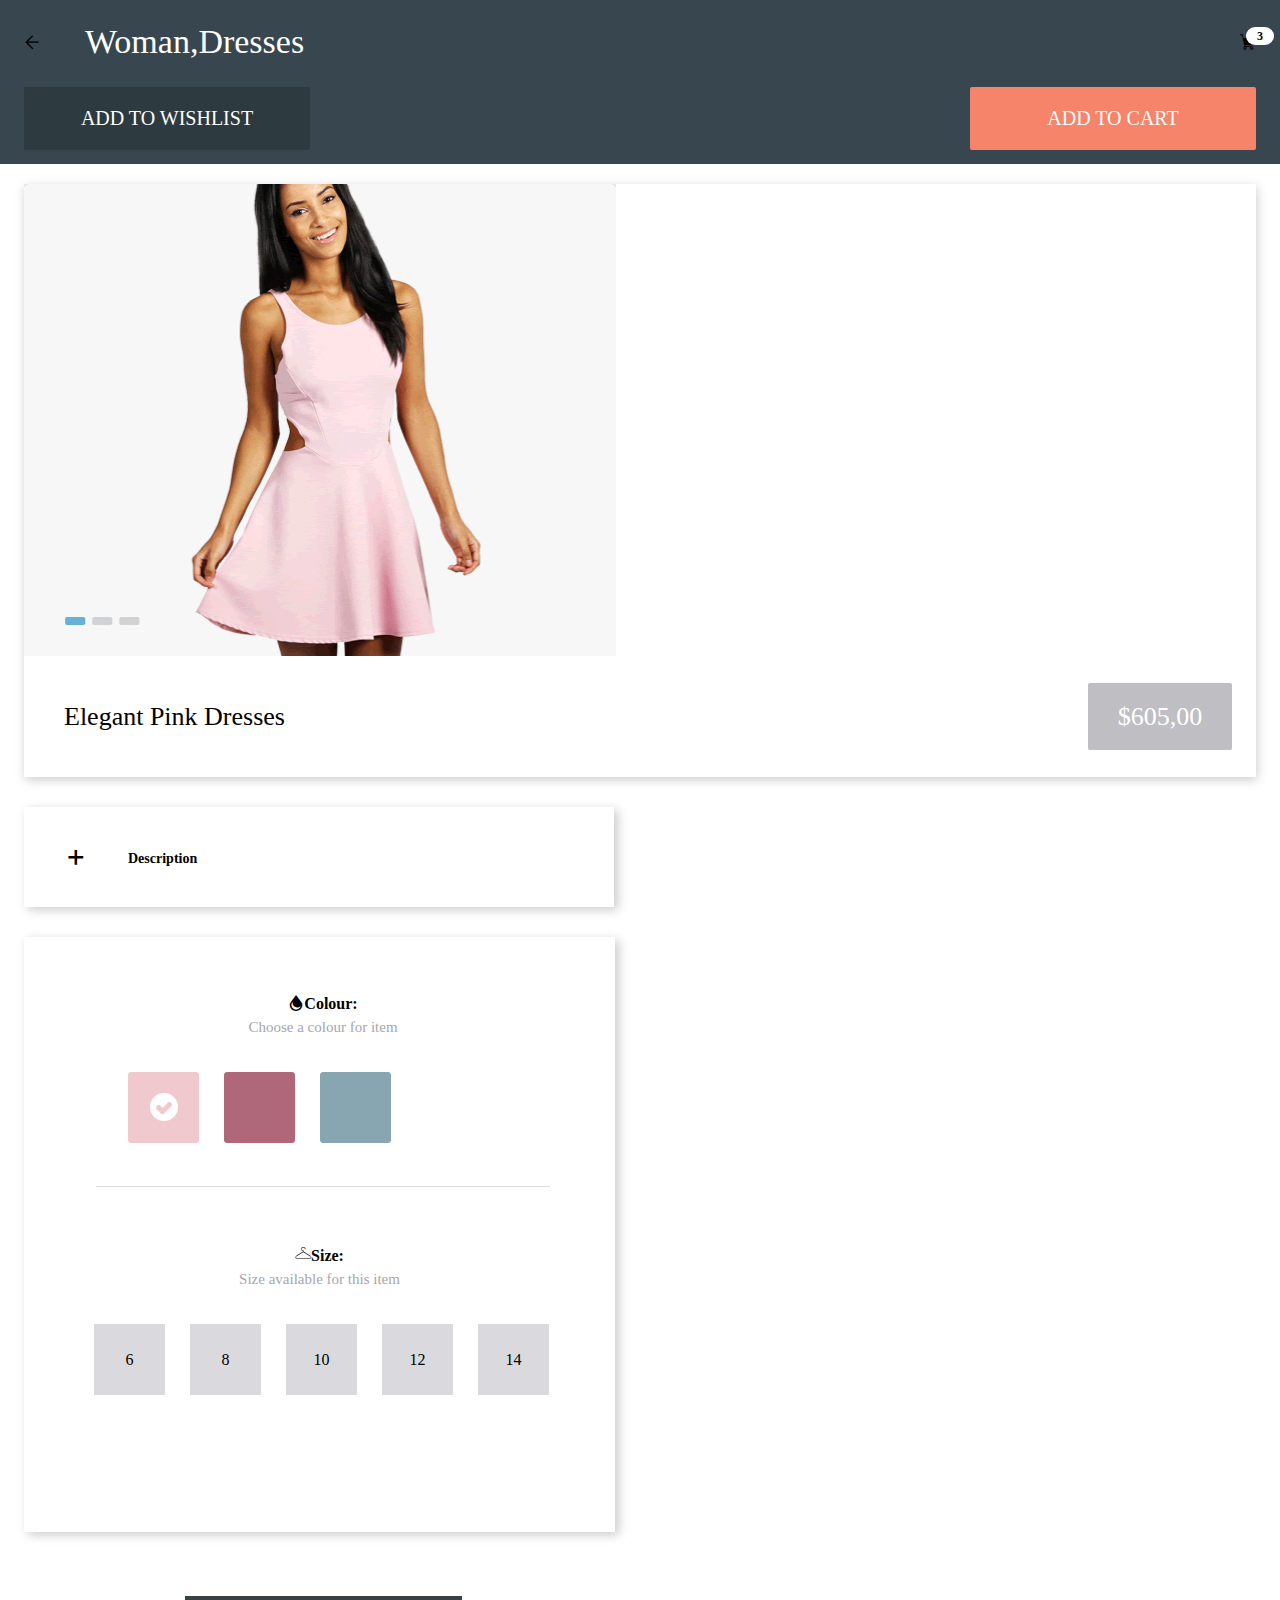
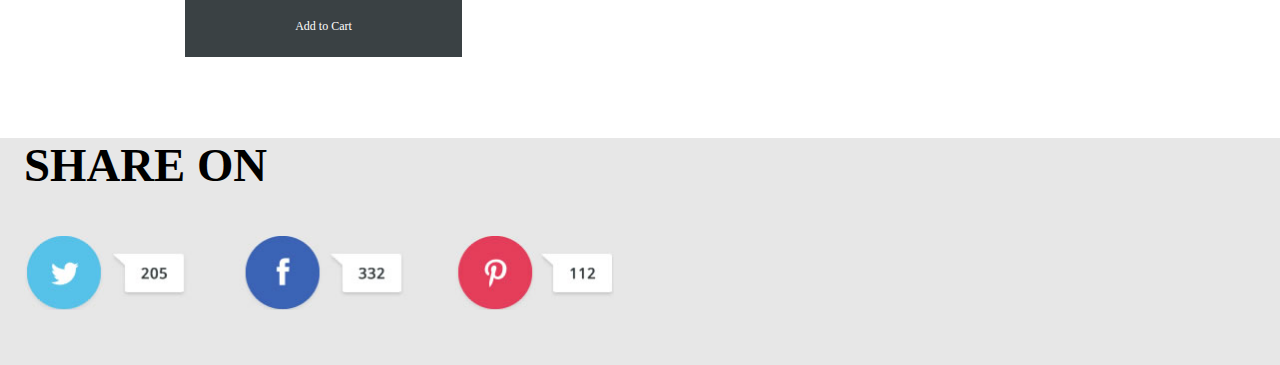
<file: index.html>
<!DOCTYPE HTML>
<html>
<head>
<meta http-equiv="Content-Type" content="text/html; charset=utf-8">
<title>无标题文档</title>
<link rel="stylesheet" href="css/common.css";>
<link rel="stylesheet" href="css/style.css";>
<link rel="stylesheet" href="font/font_14gttqbsxfj38fr/iconfont.css";>
<meta id="viewport" name="viewport" content="width=device-width,minimum-scale=1,maximum-scale=1,user-scalable=0">
<script>
window.onload = window.onresize = function(){		 
        var view_width = document.getElementsByTagName('html')[0].getBoundingClientRect().width;
		//找到标签名为html的第一个
        var _html = document.getElementsByTagName('html')[0];
		//如果屏幕宽度大于640 
		//就用 640/16=40
		//小于640的时候 不确定 也是尺寸/40
        view_width>640?_html.style.fontSize = 640 / 16 + 'px':_html.style.fontSize = view_width / 16 + 'px';
}
</script>
</head>
<header>
	<div class="hd_top clearfix">
    	<span class="iconfont icon-fanhui fl"></span>
        <p class="fl">Woman,Dresses</p>
        <span class="iconfont icon-gouwuche-copy fr"><i>3</i></span>
    </div>
    <div class="hd_bottom clearfix">
    	<a href="#" class="a1 fl">ADD TO WISHLIST</a>
        <a href="#" class="a2 fr">ADD TO CART</a>
    </div>
    </div>
</header>


	<div class="banner">
    	<img src="img/banner.gif";>
        <div class="jiaqian clearfix">
        	<p class="p1 fl">Elegant Pink Dresses</p>
            <p class="p2 fr">$605,00</p>
     	</div>
    </div>
    <div class="jia clearfix">
        	<span class="sp1 p1 iconfont icon-jiahaocu fl"><i>Description</i></span>
            
    </div>    
    <div class="zhong">
    	<div class="zs">
        	<span class="sp2 iconfont icon-shenghuoshui"><i>Colour:</i></span>
            <p>Choose a colour for item</p>
            <ul class="clearfix">
            	<li class="fl"><img src="img/z1.gif";></li>
                <li class="fl"><img src="img/z2.gif";></li>
                <li class="fl"><img src="img/z3.gif";></li>
            </ul>
        </div>
        <div class="zx">
        	<span class="sp3 iconfont icon-hangeryijia"><i>Size:</i></span>
            <p>Size available for this item</p>
            <ul class="clearfix">
            	<li class="fl">6</li>
                <li class="fl">8</li>
                <li class="fl">10</li>
                <li class="fl">12</li>
                <li class="fl">14</li>
            </ul>
        </div>
    </div>
    <div class="adc">
    	<p>Add to Cart</p>
    </div>
    <div class="bottom">
    	<h3>SHARE ON</h3>
        <img src="img/tu.jpg"  alt="">
    
</div>
<body>
</body>
</html>
</file>
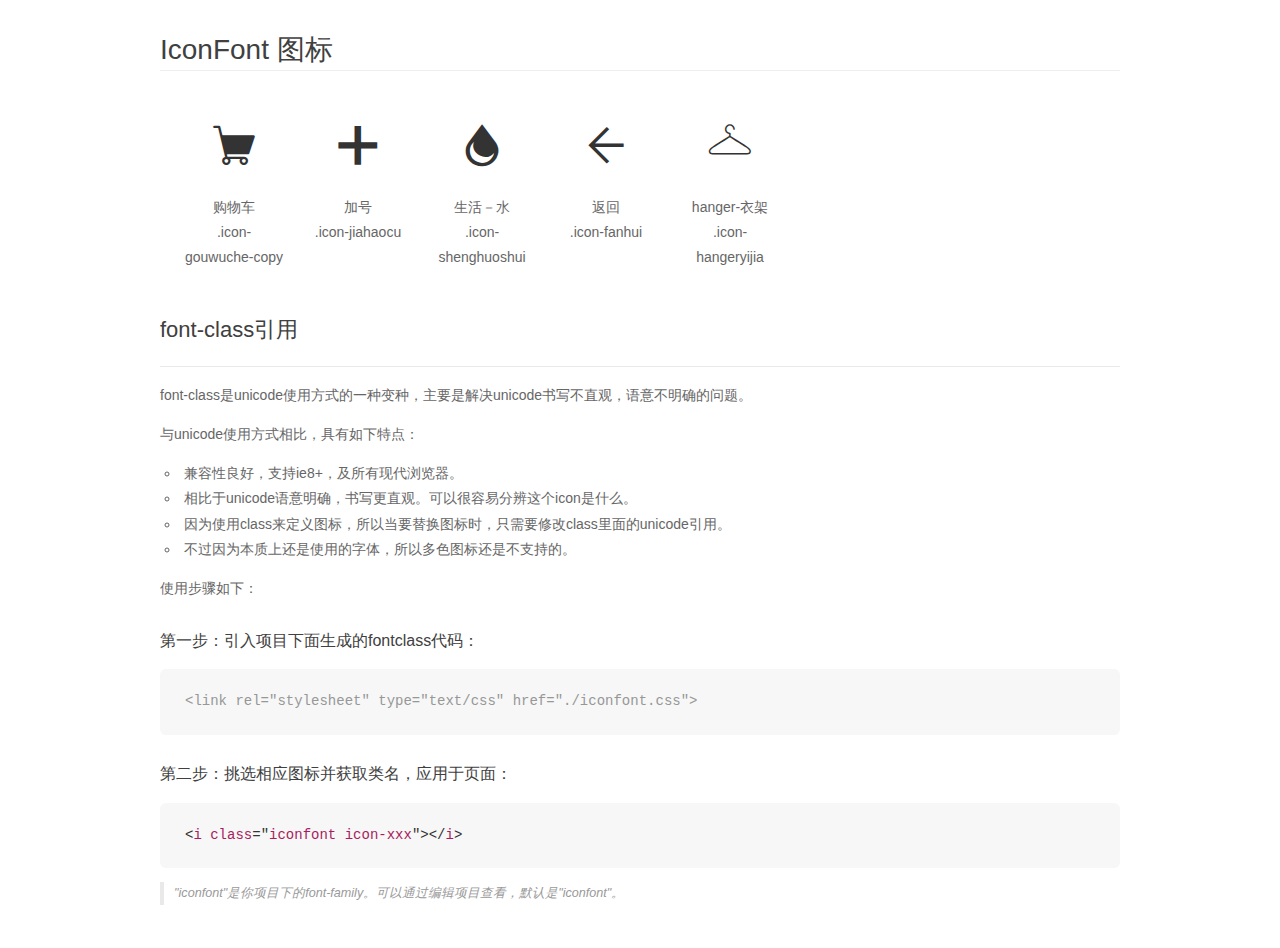
<file: font/font_14gttqbsxfj38fr/demo_fontclass.html>
<!DOCTYPE html>
<html>
<head>
    <meta charset="utf-8"/>
    <title>IconFont</title>
    <link rel="stylesheet" href="demo.css">
    <link rel="stylesheet" href="iconfont.css">
</head>
<body>
    <div class="main markdown">
        <h1>IconFont 图标</h1>
        <ul class="icon_lists clear">
            
                <li>
                <i class="icon iconfont icon-gouwuche-copy"></i>
                    <div class="name">购物车</div>
                    <div class="fontclass">.icon-gouwuche-copy</div>
                </li>
            
                <li>
                <i class="icon iconfont icon-jiahaocu"></i>
                    <div class="name">加号</div>
                    <div class="fontclass">.icon-jiahaocu</div>
                </li>
            
                <li>
                <i class="icon iconfont icon-shenghuoshui"></i>
                    <div class="name">生活－水</div>
                    <div class="fontclass">.icon-shenghuoshui</div>
                </li>
            
                <li>
                <i class="icon iconfont icon-fanhui"></i>
                    <div class="name">返回</div>
                    <div class="fontclass">.icon-fanhui</div>
                </li>
            
                <li>
                <i class="icon iconfont icon-hangeryijia"></i>
                    <div class="name">hanger-衣架</div>
                    <div class="fontclass">.icon-hangeryijia</div>
                </li>
            
        </ul>

        <h2 id="font-class-">font-class引用</h2>
        <hr>

        <p>font-class是unicode使用方式的一种变种，主要是解决unicode书写不直观，语意不明确的问题。</p>
        <p>与unicode使用方式相比，具有如下特点：</p>
        <ul>
        <li>兼容性良好，支持ie8+，及所有现代浏览器。</li>
        <li>相比于unicode语意明确，书写更直观。可以很容易分辨这个icon是什么。</li>
        <li>因为使用class来定义图标，所以当要替换图标时，只需要修改class里面的unicode引用。</li>
        <li>不过因为本质上还是使用的字体，所以多色图标还是不支持的。</li>
        </ul>
        <p>使用步骤如下：</p>
        <h3 id="-fontclass-">第一步：引入项目下面生成的fontclass代码：</h3>


        <pre><code class="lang-js hljs javascript"><span class="hljs-comment">&lt;link rel="stylesheet" type="text/css" href="./iconfont.css"&gt;</span></code></pre>
        <h3 id="-">第二步：挑选相应图标并获取类名，应用于页面：</h3>
        <pre><code class="lang-css hljs">&lt;<span class="hljs-selector-tag">i</span> <span class="hljs-selector-tag">class</span>="<span class="hljs-selector-tag">iconfont</span> <span class="hljs-selector-tag">icon-xxx</span>"&gt;&lt;/<span class="hljs-selector-tag">i</span>&gt;</code></pre>
        <blockquote>
        <p>"iconfont"是你项目下的font-family。可以通过编辑项目查看，默认是"iconfont"。</p>
        </blockquote>
    </div>
</body>
</html>
</file>
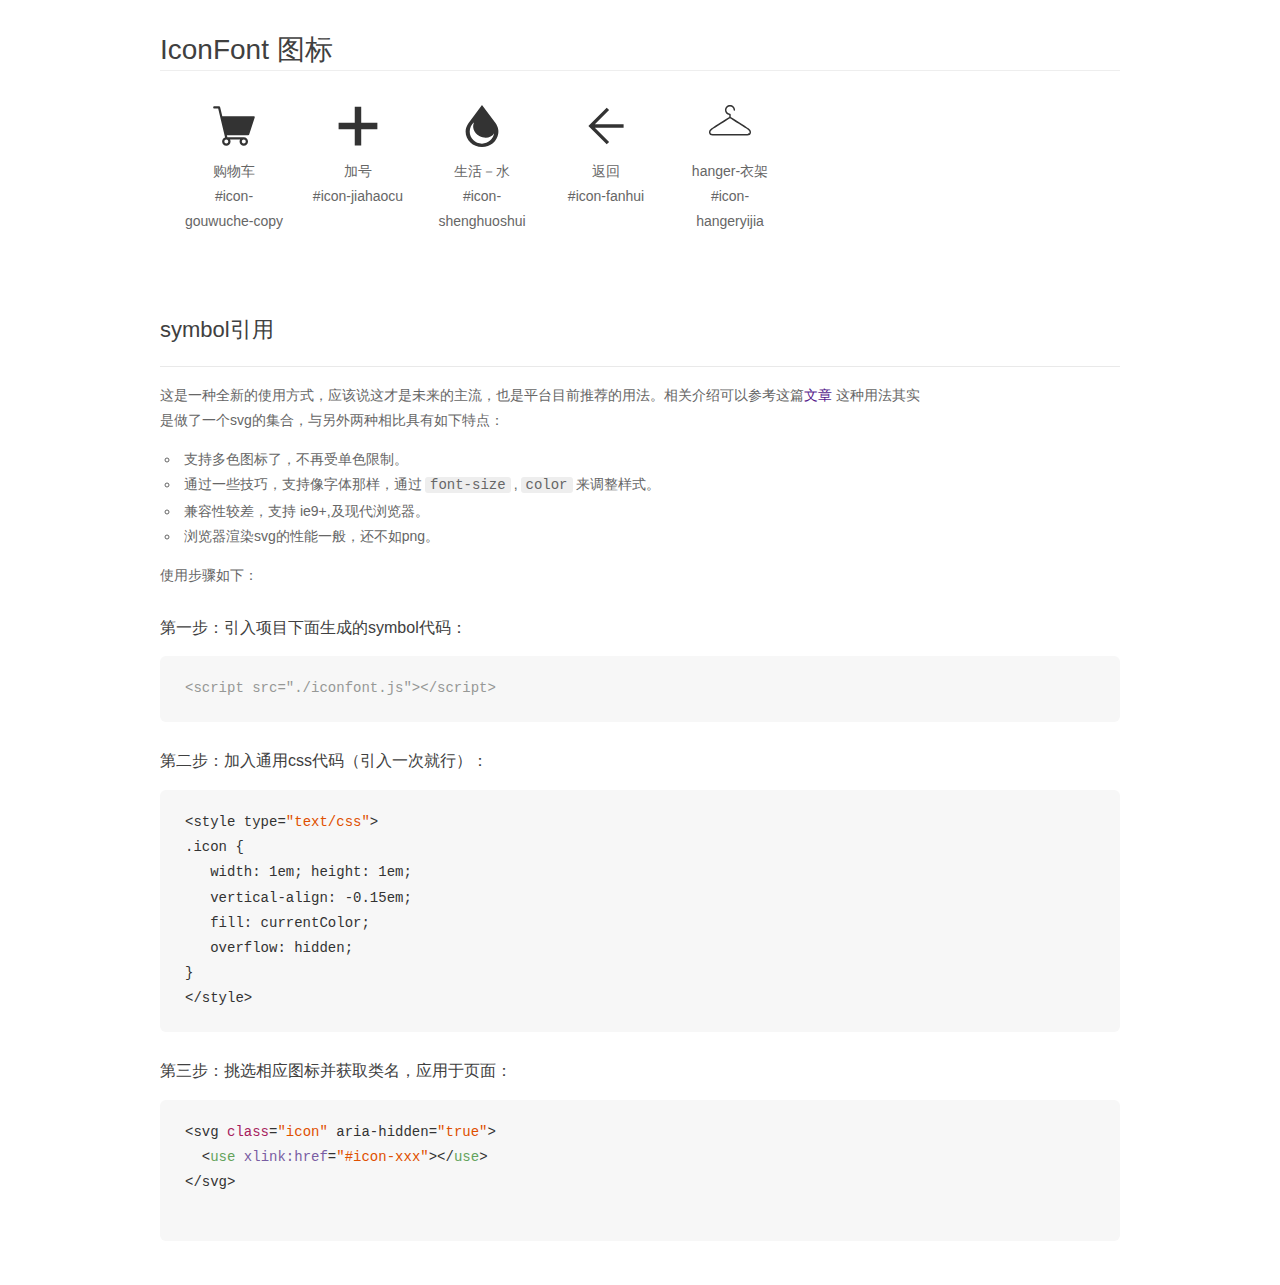
<file: font/font_14gttqbsxfj38fr/demo_symbol.html>
<!DOCTYPE html>
<html>
<head>
    <meta charset="utf-8"/>
    <title>IconFont</title>
    <link rel="stylesheet" href="demo.css">
    <script src="iconfont.js"></script>

    <style type="text/css">
        .icon {
          /* 通过设置 font-size 来改变图标大小 */
          width: 1em; height: 1em;
          /* 图标和文字相邻时，垂直对齐 */
          vertical-align: -0.15em;
          /* 通过设置 color 来改变 SVG 的颜色/fill */
          fill: currentColor;
          /* path 和 stroke 溢出 viewBox 部分在 IE 下会显示
             normalize.css 中也包含这行 */
          overflow: hidden;
        }

    </style>
</head>
<body>
    <div class="main markdown">
        <h1>IconFont 图标</h1>
        <ul class="icon_lists clear">
            
                <li>
                    <svg class="icon" aria-hidden="true">
                        <use xlink:href="#icon-gouwuche-copy"></use>
                    </svg>
                    <div class="name">购物车</div>
                    <div class="fontclass">#icon-gouwuche-copy</div>
                </li>
            
                <li>
                    <svg class="icon" aria-hidden="true">
                        <use xlink:href="#icon-jiahaocu"></use>
                    </svg>
                    <div class="name">加号</div>
                    <div class="fontclass">#icon-jiahaocu</div>
                </li>
            
                <li>
                    <svg class="icon" aria-hidden="true">
                        <use xlink:href="#icon-shenghuoshui"></use>
                    </svg>
                    <div class="name">生活－水</div>
                    <div class="fontclass">#icon-shenghuoshui</div>
                </li>
            
                <li>
                    <svg class="icon" aria-hidden="true">
                        <use xlink:href="#icon-fanhui"></use>
                    </svg>
                    <div class="name">返回</div>
                    <div class="fontclass">#icon-fanhui</div>
                </li>
            
                <li>
                    <svg class="icon" aria-hidden="true">
                        <use xlink:href="#icon-hangeryijia"></use>
                    </svg>
                    <div class="name">hanger-衣架</div>
                    <div class="fontclass">#icon-hangeryijia</div>
                </li>
            
        </ul>


        <h2 id="symbol-">symbol引用</h2>
        <hr>

        <p>这是一种全新的使用方式，应该说这才是未来的主流，也是平台目前推荐的用法。相关介绍可以参考这篇<a href="">文章</a>
        这种用法其实是做了一个svg的集合，与另外两种相比具有如下特点：</p>
        <ul>
          <li>支持多色图标了，不再受单色限制。</li>
          <li>通过一些技巧，支持像字体那样，通过<code>font-size</code>,<code>color</code>来调整样式。</li>
          <li>兼容性较差，支持 ie9+,及现代浏览器。</li>
          <li>浏览器渲染svg的性能一般，还不如png。</li>
        </ul>
        <p>使用步骤如下：</p>
        <h3 id="-symbol-">第一步：引入项目下面生成的symbol代码：</h3>
        <pre><code class="lang-js hljs javascript"><span class="hljs-comment">&lt;script src="./iconfont.js"&gt;&lt;/script&gt;</span></code></pre>
        <h3 id="-css-">第二步：加入通用css代码（引入一次就行）：</h3>
        <pre><code class="lang-js hljs javascript">&lt;style type=<span class="hljs-string">"text/css"</span>&gt;
.icon {
   width: <span class="hljs-number">1</span>em; height: <span class="hljs-number">1</span>em;
   vertical-align: <span class="hljs-number">-0.15</span>em;
   fill: currentColor;
   overflow: hidden;
}
&lt;<span class="hljs-regexp">/style&gt;</span></code></pre>
        <h3 id="-">第三步：挑选相应图标并获取类名，应用于页面：</h3>
        <pre><code class="lang-js hljs javascript">&lt;svg <span class="hljs-class"><span class="hljs-keyword">class</span></span>=<span class="hljs-string">"icon"</span> aria-hidden=<span class="hljs-string">"true"</span>&gt;<span class="xml"><span class="hljs-tag">
  &lt;<span class="hljs-name">use</span> <span class="hljs-attr">xlink:href</span>=<span class="hljs-string">"#icon-xxx"</span>&gt;</span><span class="hljs-tag">&lt;/<span class="hljs-name">use</span>&gt;</span>
</span>&lt;<span class="hljs-regexp">/svg&gt;
        </span></code></pre>
    </div>
</body>
</html>
</file>
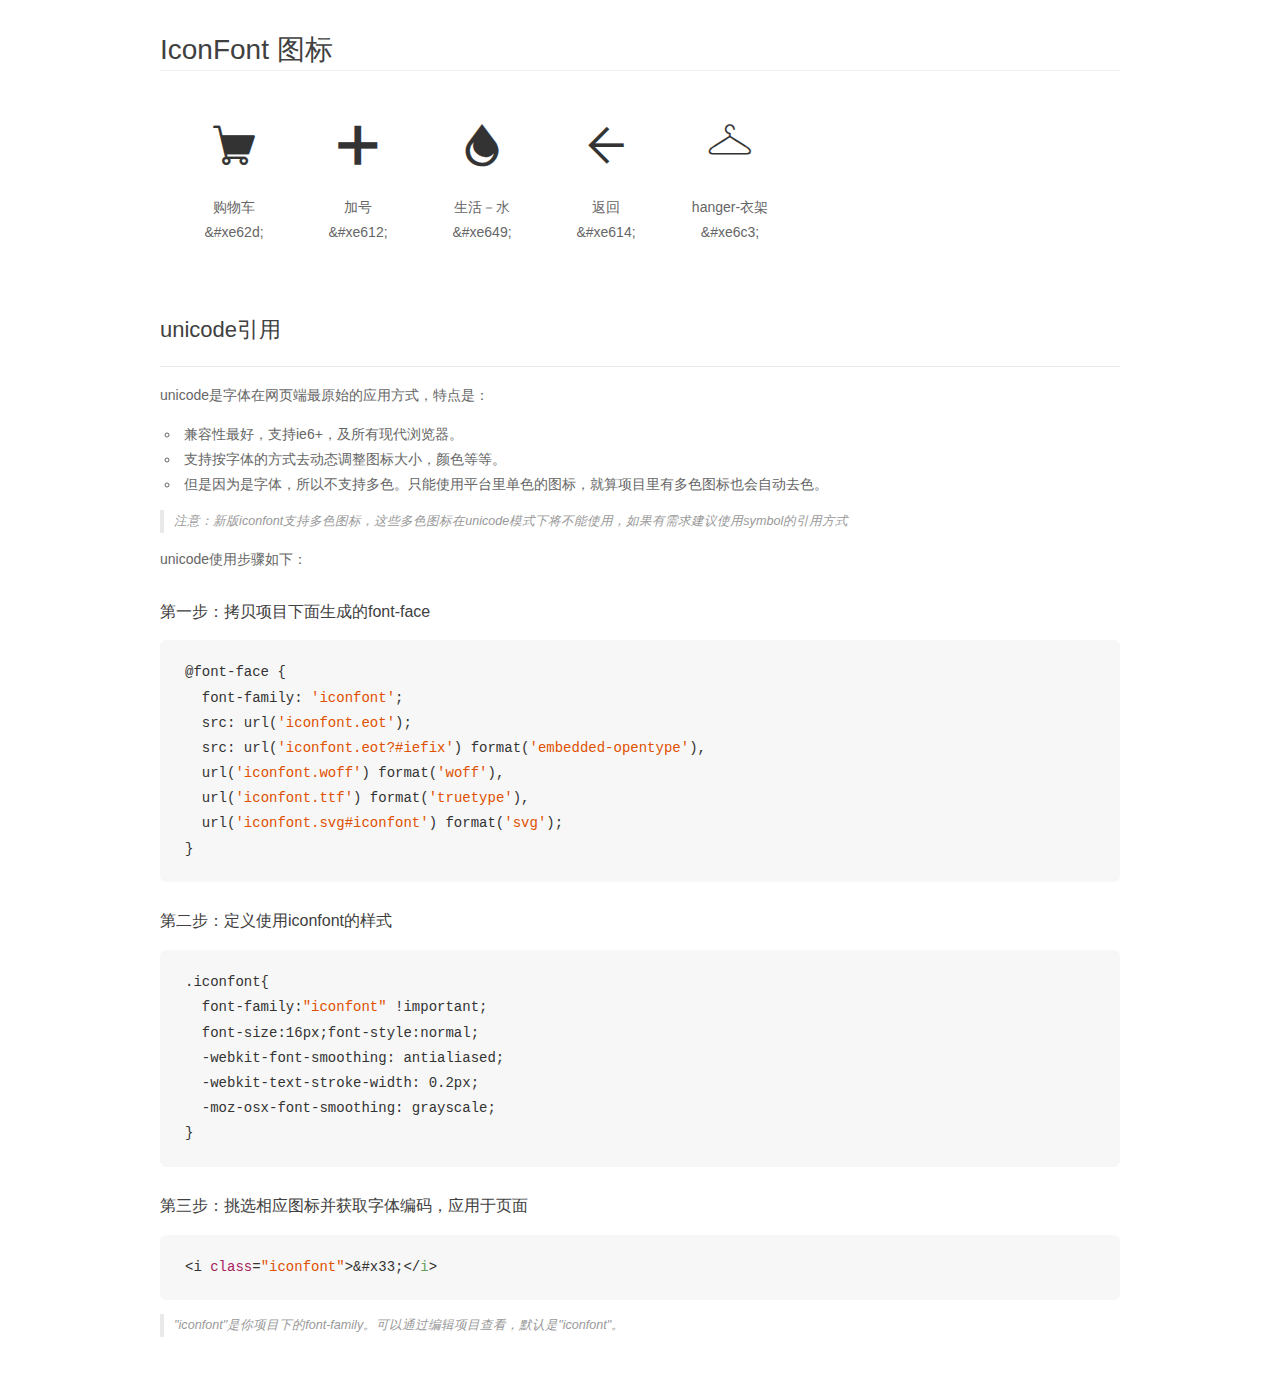
<file: font/font_14gttqbsxfj38fr/demo_unicode.html>
<!DOCTYPE html>
<html>
<head>
    <meta charset="utf-8"/>
    <title>IconFont</title>
    <link rel="stylesheet" href="demo.css">

    <style type="text/css">

        @font-face {font-family: "iconfont";
          src: url('iconfont.eot'); /* IE9*/
          src: url('iconfont.eot#iefix') format('embedded-opentype'), /* IE6-IE8 */
          url('iconfont.woff') format('woff'), /* chrome, firefox */
          url('iconfont.ttf') format('truetype'), /* chrome, firefox, opera, Safari, Android, iOS 4.2+*/
          url('iconfont.svg#iconfont') format('svg'); /* iOS 4.1- */
        }

        .iconfont {
          font-family:"iconfont" !important;
          font-size:16px;
          font-style:normal;
          -webkit-font-smoothing: antialiased;
          -webkit-text-stroke-width: 0.2px;
          -moz-osx-font-smoothing: grayscale;
        }

    </style>
</head>
<body>
    <div class="main markdown">
        <h1>IconFont 图标</h1>
        <ul class="icon_lists clear">
            
                <li>
                <i class="icon iconfont">&#xe62d;</i>
                    <div class="name">购物车</div>
                    <div class="code">&amp;#xe62d;</div>
                </li>
            
                <li>
                <i class="icon iconfont">&#xe612;</i>
                    <div class="name">加号</div>
                    <div class="code">&amp;#xe612;</div>
                </li>
            
                <li>
                <i class="icon iconfont">&#xe649;</i>
                    <div class="name">生活－水</div>
                    <div class="code">&amp;#xe649;</div>
                </li>
            
                <li>
                <i class="icon iconfont">&#xe614;</i>
                    <div class="name">返回</div>
                    <div class="code">&amp;#xe614;</div>
                </li>
            
                <li>
                <i class="icon iconfont">&#xe6c3;</i>
                    <div class="name">hanger-衣架</div>
                    <div class="code">&amp;#xe6c3;</div>
                </li>
            
        </ul>
        <h2 id="unicode-">unicode引用</h2>
        <hr>

        <p>unicode是字体在网页端最原始的应用方式，特点是：</p>
        <ul>
        <li>兼容性最好，支持ie6+，及所有现代浏览器。</li>
        <li>支持按字体的方式去动态调整图标大小，颜色等等。</li>
        <li>但是因为是字体，所以不支持多色。只能使用平台里单色的图标，就算项目里有多色图标也会自动去色。</li>
        </ul>
        <blockquote>
        <p>注意：新版iconfont支持多色图标，这些多色图标在unicode模式下将不能使用，如果有需求建议使用symbol的引用方式</p>
        </blockquote>
        <p>unicode使用步骤如下：</p>
        <h3 id="-font-face">第一步：拷贝项目下面生成的font-face</h3>
        <pre><code class="lang-js hljs javascript">@font-face {
  font-family: <span class="hljs-string">'iconfont'</span>;
  src: url(<span class="hljs-string">'iconfont.eot'</span>);
  src: url(<span class="hljs-string">'iconfont.eot?#iefix'</span>) format(<span class="hljs-string">'embedded-opentype'</span>),
  url(<span class="hljs-string">'iconfont.woff'</span>) format(<span class="hljs-string">'woff'</span>),
  url(<span class="hljs-string">'iconfont.ttf'</span>) format(<span class="hljs-string">'truetype'</span>),
  url(<span class="hljs-string">'iconfont.svg#iconfont'</span>) format(<span class="hljs-string">'svg'</span>);
}
</code></pre>
        <h3 id="-iconfont-">第二步：定义使用iconfont的样式</h3>
        <pre><code class="lang-js hljs javascript">.iconfont{
  font-family:<span class="hljs-string">"iconfont"</span> !important;
  font-size:<span class="hljs-number">16</span>px;font-style:normal;
  -webkit-font-smoothing: antialiased;
  -webkit-text-stroke-width: <span class="hljs-number">0.2</span>px;
  -moz-osx-font-smoothing: grayscale;
}
</code></pre>
        <h3 id="-">第三步：挑选相应图标并获取字体编码，应用于页面</h3>
        <pre><code class="lang-js hljs javascript">&lt;i <span class="hljs-class"><span class="hljs-keyword">class</span></span>=<span class="hljs-string">"iconfont"</span>&gt;&amp;#x33;<span class="xml"><span class="hljs-tag">&lt;/<span class="hljs-name">i</span>&gt;</span></span></code></pre>

        <blockquote>
        <p>"iconfont"是你项目下的font-family。可以通过编辑项目查看，默认是"iconfont"。</p>
        </blockquote>
    </div>


</body>
</html>
</file>
<file: css/common.css>
@charset "utf-8";
body,ul,ol,li,dl,dt,h1,h2,h3,h4,h5,h6,p,input,textarea,select,figure{margin: 0;padding: 0;}
ul,ol{list-style: none;}
input,textarea,select{border: none; background-color: transparent; outline: none;}
textarea{resize: none;}
img{border: none;vertical-align: top;}
a{text-decoration: none;-webkit-tap-highlight-color: transparent;
}
i{
	font-style:normal;
	font-weight:bold;}
.fl{float: left;} .fr{float: right;}
html {-webkit-text-size-adjust: none;}

.clearfix:after,.clearfix:before{content: ""; display: table;}
.clearfix:after{clear: both;}
.clearfix{*zoom:1;}
</file>
<file: css/style.css>
@charset "utf-8";
/* CSS Document */
header{
	padding: 0.675rem 0.6rem 0.35rem 0.6rem;
	background-color: #38474F;
	margin-bottom: 0.5rem;
}

.hd_top{
	height: 0.75rem;
	line-height: 0.75rem;
	font-size: 0.85rem;
	margin-bottom: 0.75rem;
}
.hd_top p{
	margin-left: 1.125rem;
	color: #fff;
}
.hd_top span{
	position: relative;
}
.hd_top span i{
	width: 0.7rem;
	height: 0.45rem;
	background-color: #fff;
	border-radius:0.225rem;
	position: absolute;
	right:-0.45rem; top:-0.005rem;
	text-align: center;
	line-height: 0.45rem;
	font-size: 0.3rem;
	font-style: normal;
}
.hd_bottom a{
	width:7.15rem;
	height:1.575rem;
	line-height: 1.575rem;
	text-align: center;
	color: #fff;
	font-size: 0.5rem;
	border-radius: 2px;}
.hd_bottom .a1{
	background-color:#2D3A40;}
.hd_bottom .a2{
	background-color:#F6846A;}	
.banner{
	margin:0 0.6rem;
	box-shadow: 1px 3px 10px #ccc;
	padding-bottom: 0.675rem;
}
.banner img{
	height: 11.8rem;
	width: 14.8rem;
}
.banner .jiaqian{

	margin-top:0.675rem ;
	height: 1.675rem;
	line-height: 1.675rem;
	font-size: 0.65rem;
}
.banner .p2{
	width: 3.6rem;
	height: 1.675rem;
	border-radius: 0.05rem;	
	background-color: #BFBFC3;
	text-align: center;
	line-height:1.675rem;
	margin-right: 0.6rem;
	color: #fff;

}
.banner .p1{
	margin-left: 1rem;
}
.jia{
	width:14.75rem;
	height:2.5rem;
	line-height:2.5rem;
	margin:0.75rem 0.6rem;
	box-shadow: 4px 3px 10px #ccc;}
.jia .sp1{
	margin-left:1.1rem;}
.jia .sp1 i{
	font-size:0.35rem;
	margin-left:1.1rem;}
.zhong{
	width:14.775rem;
	height:12.875rem;
	text-align:center;
	box-shadow: 4px 3px 10px #ccc;
	margin-left:0.6rem;
	padding-top:0.875rem;
	padding-bottom:1.125rem;}				
.zhong .zs{
	width:11.35rem;
	border-bottom:1px solid #DCDCDC;
	margin-left:1.8rem;
	padding-bottom:1.075rem;}
.zhong .zs p{
	font-size:0.375rem;
	color:#A6A6AD;}
.zhong .zs ul{
	margin-top:0.9rem;
	margin-left:0.8rem;
	width:11.35rem;}
.zhong .zs ul li{
	margin-right:0.625rem;}		
.zhong .zx p{
	font-size:0.375rem;
	color:#A6A6AD;}	
.zhong .zx{
	padding-top:0.925rem;}
.zhong .zx ul{
	margin-left:1.75rem;
	margin-top:0.9rem;}
.zhong .zx ul li{
	width:1.775rem;
	height:1.775rem;
	margin-right:0.625rem;
	background-color:#DADADE;
	line-height:1.775rem;
	text-align:center;
	font-size:0.4rem;}
.zhong .zx ul li:hover{
	background-color:#67B0D6;
	color:#fff;
	box-shadow:0px 0px 3px 0px black;}
.adc{
	margin-left:4.625rem;
	margin-top:1.6rem;}
.adc p{
	font-size:0.3rem;
	width:6.925rem;
	height:1.525rem;
	line-height:1.525rem;
	text-align:center;
	color:#fff;
	background-color:#3A4144;
	margin-bottom:2.025rem;}
	.bottom{
		background-color: #E7E7E7;
	}	
.bottom h3{
	margin-left: 0.6rem;
}
.bottom img{
	color: #fff;
	width: 14.75rem;
	height: 1.85rem;
	margin-top: 1.1rem;
	margin-left: 0.6rem;
	margin-bottom: 1.375rem;
}
</file>
<file: font/font_14gttqbsxfj38fr/iconfont.css>
@font-face {font-family: "iconfont";
  src: url('iconfont.eot?t=1525403083965'); /* IE9*/
  src: url('iconfont.eot?t=1525403083965#iefix') format('embedded-opentype'), /* IE6-IE8 */
  url('[data-uri]') format('woff'),
  url('iconfont.ttf?t=1525403083965') format('truetype'), /* chrome, firefox, opera, Safari, Android, iOS 4.2+*/
  url('iconfont.svg?t=1525403083965#iconfont') format('svg'); /* iOS 4.1- */
}

.iconfont {
  font-family:"iconfont" !important;
  font-size:16px;
  font-style:normal;
  -webkit-font-smoothing: antialiased;
  -moz-osx-font-smoothing: grayscale;
}

.icon-gouwuche-copy:before { content: "\e62d"; }

.icon-jiahaocu:before { content: "\e612"; }

.icon-shenghuoshui:before { content: "\e649"; }

.icon-fanhui:before { content: "\e614"; }

.icon-hangeryijia:before { content: "\e6c3"; }
</file>
<file: font/font_14gttqbsxfj38fr/demo.css>
*{margin: 0;padding: 0;list-style: none;}
/*
KISSY CSS Reset
理念：1. reset 的目的不是清除浏览器的默认样式，这仅是部分工作。清除和重置是紧密不可分的。
2. reset 的目的不是让默认样式在所有浏览器下一致，而是减少默认样式有可能带来的问题。
3. reset 期望提供一套普适通用的基础样式。但没有银弹，推荐根据具体需求，裁剪和修改后再使用。
特色：1. 适应中文；2. 基于最新主流浏览器。
维护：玉伯<lifesinger@gmail.com>, 正淳<ragecarrier@gmail.com>
 */

/** 清除内外边距 **/
body, h1, h2, h3, h4, h5, h6, hr, p, blockquote, /* structural elements 结构元素 */
dl, dt, dd, ul, ol, li, /* list elements 列表元素 */
pre, /* text formatting elements 文本格式元素 */
form, fieldset, legend, button, input, textarea, /* form elements 表单元素 */
th, td /* table elements 表格元素 */ {
  margin: 0;
  padding: 0;
}

/** 设置默认字体 **/
body,
button, input, select, textarea /* for ie */ {
  font: 12px/1.5 tahoma, arial, \5b8b\4f53, sans-serif;
}
h1, h2, h3, h4, h5, h6 { font-size: 100%; }
address, cite, dfn, em, var { font-style: normal; } /* 将斜体扶正 */
code, kbd, pre, samp { font-family: courier new, courier, monospace; } /* 统一等宽字体 */
small { font-size: 12px; } /* 小于 12px 的中文很难阅读，让 small 正常化 */

/** 重置列表元素 **/
ul, ol { list-style: none; }

/** 重置文本格式元素 **/
a { text-decoration: none; }
a:hover { text-decoration: underline; }


/** 重置表单元素 **/
legend { color: #000; } /* for ie6 */
fieldset, img { border: 0; } /* img 搭车：让链接里的 img 无边框 */
button, input, select, textarea { font-size: 100%; } /* 使得表单元素在 ie 下能继承字体大小 */
/* 注：optgroup 无法扶正 */

/** 重置表格元素 **/
table { border-collapse: collapse; border-spacing: 0; }

/* 清除浮动 */
.ks-clear:after, .clear:after {
  content: '\20';
  display: block;
  height: 0;
  clear: both;
}
.ks-clear, .clear {
  *zoom: 1;
}

.main {
  padding: 30px 100px;
width: 960px;
margin: 0 auto;
}
.main h1{font-size:36px; color:#333; text-align:left;margin-bottom:30px; border-bottom: 1px solid #eee;}

.helps{margin-top:40px;}
.helps pre{
  padding:20px;
  margin:10px 0;
  border:solid 1px #e7e1cd;
  background-color: #fffdef;
  overflow: auto;
}

.icon_lists{
  width: 100% !important;

}

.icon_lists li{
  float:left;
  width: 100px;
  height:180px;
  text-align: center;
  list-style: none !important;
}
.icon_lists .icon{
  font-size: 42px;
  line-height: 100px;
  margin: 10px 0;
  color:#333;
  -webkit-transition: font-size 0.25s ease-out 0s;
  -moz-transition: font-size 0.25s ease-out 0s;
  transition: font-size 0.25s ease-out 0s;

}
.icon_lists .icon:hover{
  font-size: 100px;
}



.markdown {
  color: #666;
  font-size: 14px;
  line-height: 1.8;
}

.highlight {
  line-height: 1.5;
}

.markdown img {
  vertical-align: middle;
  max-width: 100%;
}

.markdown h1 {
  color: #404040;
  font-weight: 500;
  line-height: 40px;
  margin-bottom: 24px;
}

.markdown h2,
.markdown h3,
.markdown h4,
.markdown h5,
.markdown h6 {
  color: #404040;
  margin: 1.6em 0 0.6em 0;
  font-weight: 500;
  clear: both;
}

.markdown h1 {
  font-size: 28px;
}

.markdown h2 {
  font-size: 22px;
}

.markdown h3 {
  font-size: 16px;
}

.markdown h4 {
  font-size: 14px;
}

.markdown h5 {
  font-size: 12px;
}

.markdown h6 {
  font-size: 12px;
}

.markdown hr {
  height: 1px;
  border: 0;
  background: #e9e9e9;
  margin: 16px 0;
  clear: both;
}

.markdown p,
.markdown pre {
  margin: 1em 0;
}

.markdown > p,
.markdown > blockquote,
.markdown > .highlight,
.markdown > ol,
.markdown > ul {
  width: 80%;
}

.markdown ul > li {
  list-style: circle;
}

.markdown > ul li,
.markdown blockquote ul > li {
  margin-left: 20px;
  padding-left: 4px;
}

.markdown > ul li p,
.markdown > ol li p {
  margin: 0.6em 0;
}

.markdown ol > li {
  list-style: decimal;
}

.markdown > ol li,
.markdown blockquote ol > li {
  margin-left: 20px;
  padding-left: 4px;
}

.markdown code {
  margin: 0 3px;
  padding: 0 5px;
  background: #eee;
  border-radius: 3px;
}

.markdown pre {
  border-radius: 6px;
  background: #f7f7f7;
  padding: 20px;
}

.markdown pre code {
  border: none;
  background: #f7f7f7;
  margin: 0;
}

.markdown strong,
.markdown b {
  font-weight: 600;
}

.markdown > table {
  border-collapse: collapse;
  border-spacing: 0px;
  empty-cells: show;
  border: 1px solid #e9e9e9;
  width: 95%;
  margin-bottom: 24px;
}

.markdown > table th {
  white-space: nowrap;
  color: #333;
  font-weight: 600;

}

.markdown > table th,
.markdown > table td {
  border: 1px solid #e9e9e9;
  padding: 8px 16px;
  text-align: left;
}

.markdown > table th {
  background: #F7F7F7;
}

.markdown blockquote {
  font-size: 90%;
  color: #999;
  border-left: 4px solid #e9e9e9;
  padding-left: 0.8em;
  margin: 1em 0;
  font-style: italic;
}

.markdown blockquote p {
  margin: 0;
}

.markdown .anchor {
  opacity: 0;
  transition: opacity 0.3s ease;
  margin-left: 8px;
}

.markdown .waiting {
  color: #ccc;
}

.markdown h1:hover .anchor,
.markdown h2:hover .anchor,
.markdown h3:hover .anchor,
.markdown h4:hover .anchor,
.markdown h5:hover .anchor,
.markdown h6:hover .anchor {
  opacity: 1;
  display: inline-block;
}

.markdown > br,
.markdown > p > br {
  clear: both;
}


.hljs {
  display: block;
  background: white;
  padding: 0.5em;
  color: #333333;
  overflow-x: auto;
}

.hljs-comment,
.hljs-meta {
  color: #969896;
}

.hljs-string,
.hljs-variable,
.hljs-template-variable,
.hljs-strong,
.hljs-emphasis,
.hljs-quote {
  color: #df5000;
}

.hljs-keyword,
.hljs-selector-tag,
.hljs-type {
  color: #a71d5d;
}

.hljs-literal,
.hljs-symbol,
.hljs-bullet,
.hljs-attribute {
  color: #0086b3;
}

.hljs-section,
.hljs-name {
  color: #63a35c;
}

.hljs-tag {
  color: #333333;
}

.hljs-title,
.hljs-attr,
.hljs-selector-id,
.hljs-selector-class,
.hljs-selector-attr,
.hljs-selector-pseudo {
  color: #795da3;
}

.hljs-addition {
  color: #55a532;
  background-color: #eaffea;
}

.hljs-deletion {
  color: #bd2c00;
  background-color: #ffecec;
}

.hljs-link {
  text-decoration: underline;
}

pre{
  background: #fff;
}
</file>
